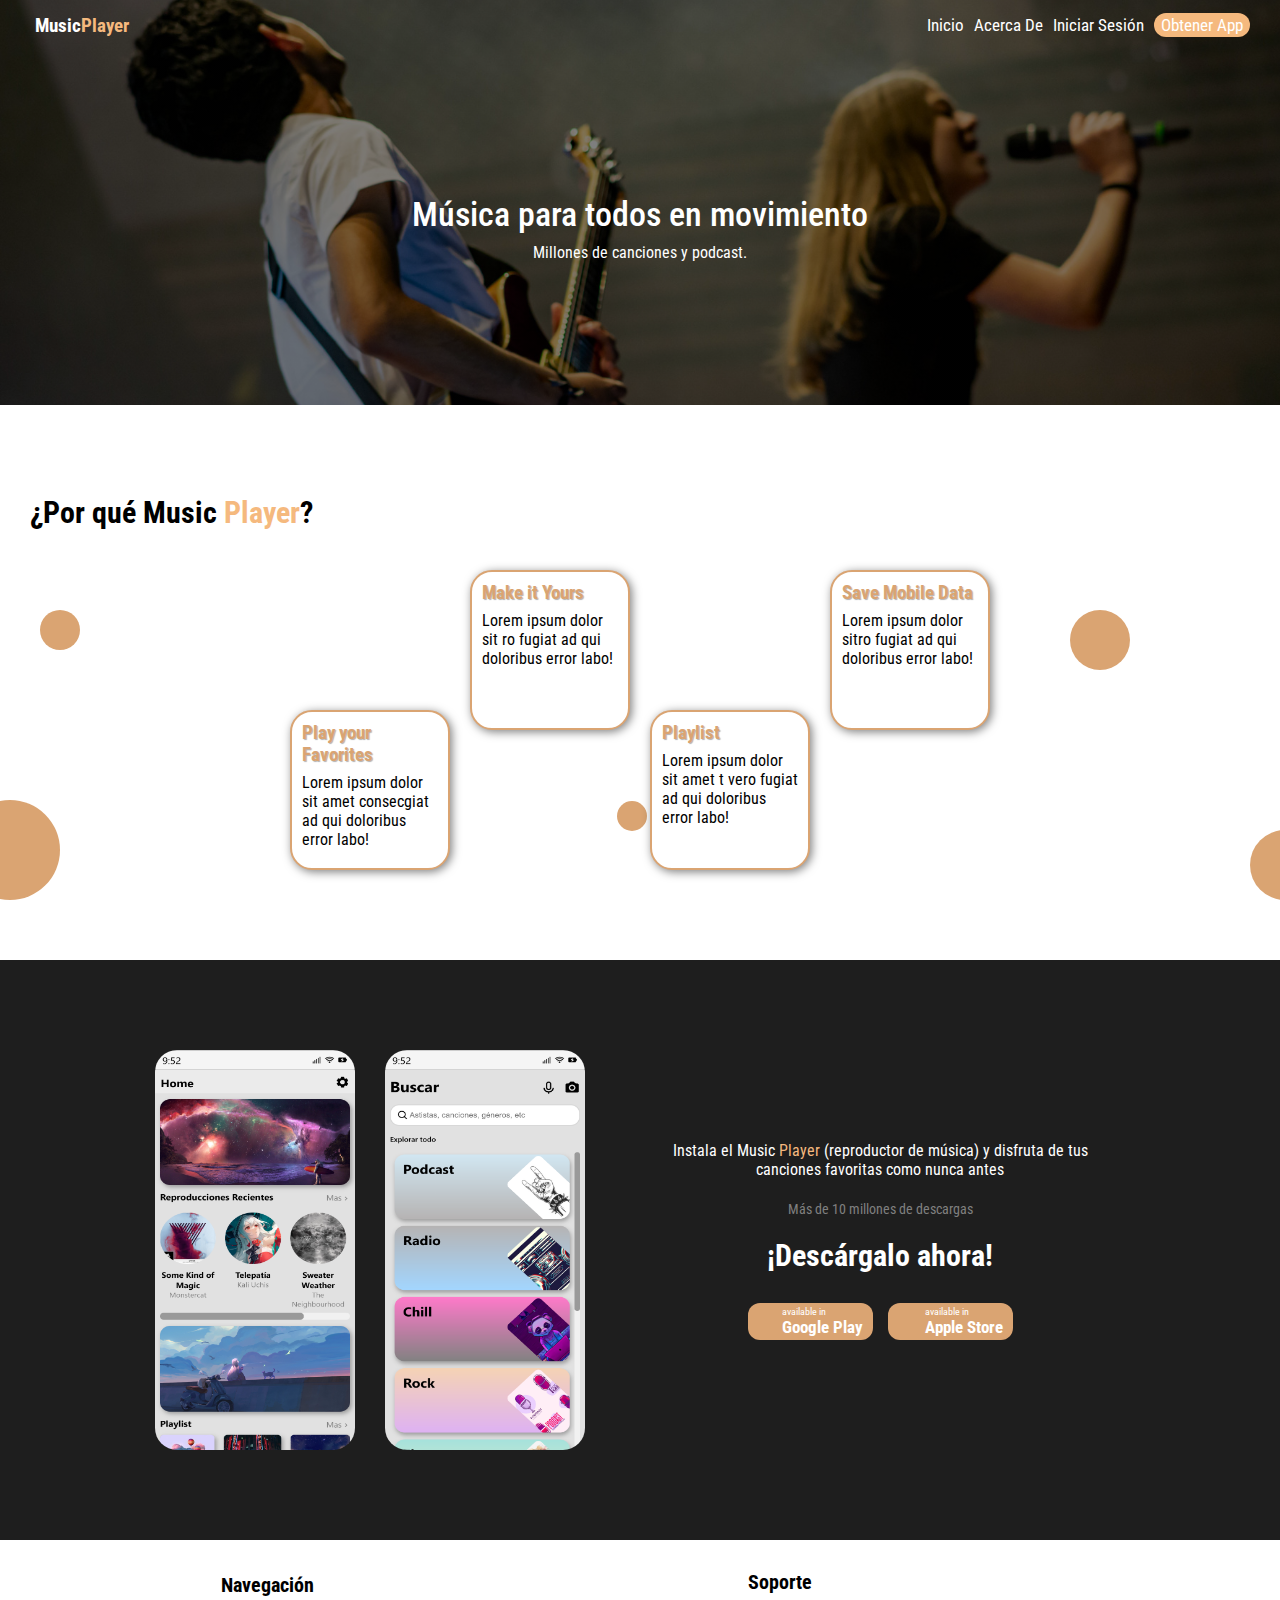
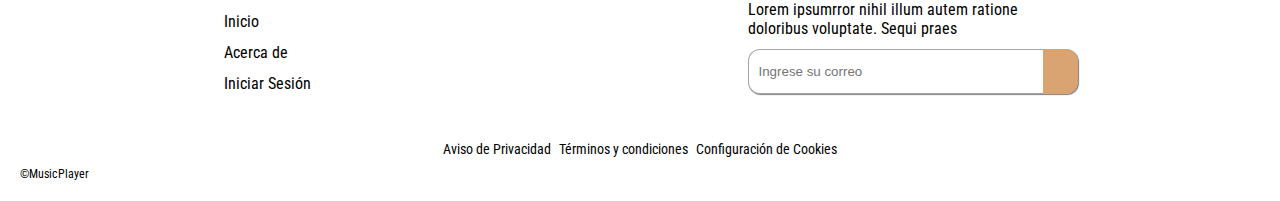
<file: paginas/index.html>
<!DOCTYPE html>
<html lang="en">

<head>
    <meta charset="UTF-8">
    <meta name="viewport" content="width=device-width, initial-scale=1.0">
    <title>MusicPlayer Web</title>
    <link rel="stylesheet" href="../css/style.css">
    <link rel="stylesheet" href="https://cdnjs.cloudflare.com/ajax/libs/font-awesome/6.5.2/css/all.min.css"
        integrity="sha512-SnH5WK+bZxgPHs44uWIX+LLJAJ9/2PkPKZ5QiAj6Ta86w+fsb2TkcmfRyVX3pBnMFcV7oQPJkl9QevSCWr3W6A=="
        crossorigin="anonymous" referrerpolicy="no-referrer" />
    <link rel="preconnect" href="https://fonts.googleapis.com">
    <link rel="preconnect" href="https://fonts.gstatic.com" crossorigin>
    <link href="https://fonts.googleapis.com/css2?family=Roboto+Condensed:ital,wght@0,100..900;1,100..900&display=swap"
        rel="stylesheet">
</head>

<body>
    <header>
        <div class="container-hero">
            <div class="logo-i">
                <i class="fa-solid fa-music" style="color: #fff;"></i>
                <p class="logo">Music<span class="acento">Player</span></p>
            </div>
            <div class="nav-head">
                <nav>
                    <a href="#">Inicio</a>
                    <a href="#why">Acerca De</a>
                    <a href="login.html">Iniciar Sesión</a>
                    <a href="#app-images">Obtener App</a>
                </nav>
            </div>
            <div class="menu">
                <i class="fa-solid fa-bars" style="font-size: 25px; color: white;"></i>
            </div>
        </div>
        <div class="info-head">
            <h1>Música para todos en movimiento</h1>
            <p>Millones de canciones y podcast.</p>
        </div>
    </header>
    <section id="why">
        <h2>¿Por qué Music <span class="acento">Player</span>?</h2>
        <div class="content-cards">
            <div class="card">
                <h3>Play your Favorites</h3>
                <p>Lorem ipsum dolor sit amet consecgiat ad qui doloribus error
                    labo!
                </p>
            </div>
            <div class="card">
                <h3>Make it Yours</h3>
                <p>Lorem ipsum dolor sit ro fugiat ad qui doloribus error
                    labo!
                </p>
            </div>
            <div class="card">
                <h3>Playlist</h3>
                <p>Lorem ipsum dolor sit amet t vero fugiat ad qui doloribus error
                    labo!
                </p>
            </div>
            <div class="card">
                <h3>Save Mobile Data</h3>
                <p>Lorem ipsum dolor sitro fugiat ad qui doloribus error
                    labo!
                </p>
            </div>
            <div class="circle1"></div>
            <div class="circle2"></div>
            <div class="circle3"></div>
            <div class="circle4"></div>
            <div class="circle5"></div>
        </div>
    </section>
    <section id="app-images">
        <div class="images">
            <img src="../imagenes/PaginaIndex.png" alt="Screenshot App 1">
            <img src="../imagenes/PaginaSearch.png" alt="Screenshot App 2">
        </div>
        <div class="text">
            <div class="container">
                <p>Instala el Music <span class="acento">Player</span> (reproductor de música) y disfruta de tus
                    canciones favoritas como nunca antes</p>
                <p><span style="color: gray; font-size: 14px;">Más de 10 millones de descargas</span></p>
            </div>
            <h1>¡Descárgalo ahora!</h1>
            <div class="botones-shop">
                <div class="google-b">
                    <i class="fa-brands fa-google-play"></i>
                    <div class="letters">
                        <p>available in</p>
                        <h3>Google Play</h3>
                    </div>
                </div>
                <div class="apple-btn">
                    <div><i class="fa-brands fa-apple"></i></div>
                    <div class="letters">
                        <p>available in</p>
                        <h3>Apple Store</h3>
                    </div>
                </div>
            </div>
        </div>
    </section>
    <footer>
        <div class="content-big">
            <div class="navegacion">
                <h3>Navegación</h3>
                <nav>
                    <a href="#">Inicio</a>
                    <a href="#why">Acerca de</a>
                    <a href="login.html">Iniciar Sesión</a>
                </nav>
            </div>
            <div class="consulta">
                <div class="text-foot">
                    <h3>Soporte</h3>
                    <p>Lorem ipsumrror nihil illum autem ratione doloribus
                        voluptate. Sequi praes
                    </p>
                </div>
                <div class="container-btn">
                    <form>
                        <input type="text" class="input" placeholder="Ingrese su correo" required>
                        <div class="button-container">
                            <button class="button"><i class="fa-solid fa-arrow-right"></i></button>
                        </div>
                    </form>

                </div>
                <div class="lg-redes">
                    <i class="fa-brands fa-facebook"></i>
                    <i class="fa-brands fa-instagram"></i>
                    <i class="fa-brands fa-twitter"></i>
                </div>
            </div>
        </div>
        <div class="foot">
            <div class="enlaces">
                <a href="#">Aviso de Privacidad</a>
                <a href="#">Términos y condiciones</a>
                <a href="#">Configuración de Cookies</a>
            </div>
        </div>
        <div>
            <p class="copy">&copy;MusicPlayer</p>
        </div>
    </footer>
</body>

</html>
</file>
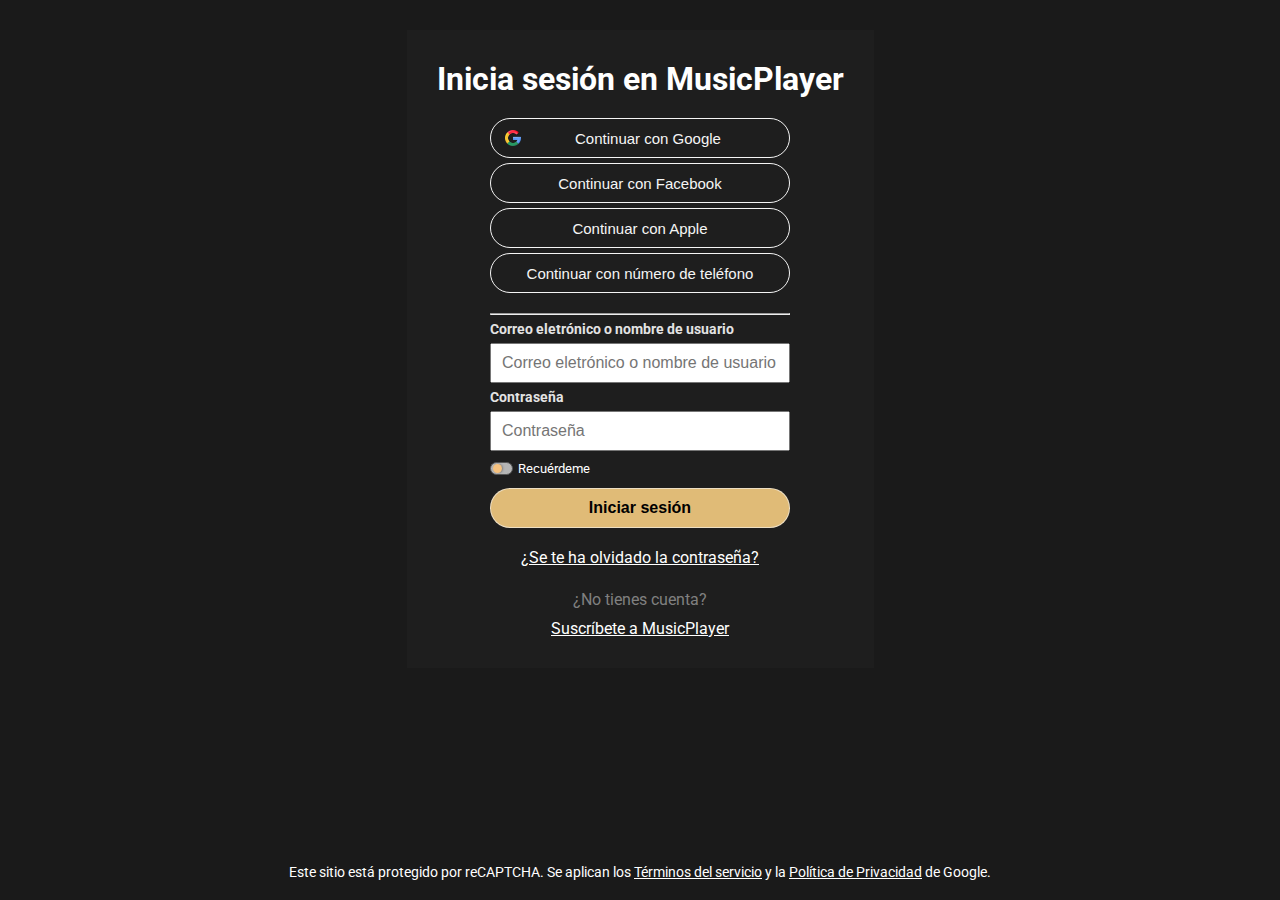
<file: paginas/login.html>
<!DOCTYPE html>
<html lang="en">

<head>
    <meta charset="UTF-8">
    <meta name="viewport" content="width=device-width, initial-scale=1.0">
    <title>Iniciar Sesión</title>
    <link rel="stylesheet" href="../css/login.css">
    <link rel="stylesheet" href="https://cdnjs.cloudflare.com/ajax/libs/font-awesome/6.5.2/css/all.min.css"
        integrity="sha512-SnH5WK+bZxgPHs44uWIX+LLJAJ9/2PkPKZ5QiAj6Ta86w+fsb2TkcmfRyVX3pBnMFcV7oQPJkl9QevSCWr3W6A=="
        crossorigin="anonymous" referrerpolicy="no-referrer" />
    <link rel="preconnect" href="https://fonts.googleapis.com">
    <link rel="preconnect" href="https://fonts.gstatic.com" crossorigin>
    <link
        href="https://fonts.googleapis.com/css2?family=Roboto:ital,wght@0,100;0,300;0,400;0,500;0,700;0,900;1,100;1,300;1,400;1,500;1,700;1,900&display=swap"
        rel="stylesheet">
</head>

<body>
    <div class="content">
        <header>
            <i class="fa-solid fa-music" style="color:  rgb(218, 164, 114);"></i>
            <h1>Inicia sesión en MusicPlayer</h1>
        </header>
        <div class="botones">
            <button class="btn"><img src="../imagenes/google.png" alt=""></i>
                <p>Continuar con Google</p>
            </button>
            <button class="btn"><i class="fa-brands fa-facebook" style="color: rgb(70, 116, 154);"></i>
                <p>Continuar con Facebook</p>
            </button>
            <button class="btn"><i class="fa-brands fa-apple" style="font-size: 20px;"></i>
                <p>Continuar con Apple</p>
            </button>
            <button class="btn">
                <p>Continuar con número de teléfono</p>
            </button>
        </div>
        <hr>
        <div class="form">
            <form id="myForm">
                <h3>Correo eletrónico o nombre de usuario</h3>
                <div class="input-field">
                    <input type="text" class="otl-f" id="input1" placeholder="Correo eletrónico o nombre de usuario">
                </div>
                <div id="warningMessage1" class="hidden warning">
                    <p><i class="fa-solid fa-circle-exclamation"></i> Este Campo es obligatorio</p>
                </div>
                <h3>Contraseña</h3>
                <div class="input-field">
                    <input type="password" class="otl-f" id="input2" placeholder="Contraseña">
                    <i class="fa-solid fa-eye-slash" style="color: rgb(198, 198, 198);"></i>
                </div>
                <div id="warningMessage2" class="hidden warning">
                    <p><i class="fa-solid fa-circle-exclamation"></i> Este Campo es obligatorio</p>
                </div>
                <div class="toggle-btn">
                    <div class="toggle" onclick="this.classList.toggle('clicked')"></div>
                    <label>Recuérdeme</label>
                </div>
                <div class="ctn-btn">
                    <button type="submit" class="btn-s">Iniciar sesión</button>
                </div>
            </form>
        </div>
        <div class="recuperacion">
            <a href="#">¿Se te ha olvidado la contraseña?</a>
            <div class="suscribir">
                <p>¿No tienes cuenta?</p>
                <a href="#">Suscríbete a MusicPlayer</a>
            </div>
        </div>
    </div>
    <footer>
        <div class="text">
            <p>Este sitio está protegido por reCAPTCHA. Se aplican los <a href="#">Términos del servicio</a> y la <a
                    href="#">Política de Privacidad</a> de Google.
            </p>
        </div>
    </footer>
    <script src="../java/script.js"></script>
</body>

</html>
</file>
<file: css/style.css>
*{
    margin: 0;
    padding: 0;
    box-sizing: border-box;
}

html{
    scroll-behavior: smooth;
}

body{
    min-height: 100vh;
    font-family: Roboto Condensed;
    overflow-x: hidden;
}

header{
    display: flex;
    flex-direction: column;
    width: 100%;
    height: 45vh;
    padding: 0 30px;
    background-image: linear-gradient(0deg,rgba(0,0,0,.5),rgba(0,0,0,.5)),
    url("../imagenes/banner.jpg");
    background-position: center;
    background-repeat: no-repeat;
    background-size: cover;
}

header .container-hero{
    width: 100%;
    height: 50px;
    display: flex;
    align-items: center;
    justify-content: space-between;
    padding: 10px 0;
}

.logo-i{
    display: flex;
    gap: 5px;
    font-size: 19px;
    font-weight: 700;
    color: white;
}

.acento{
    color: #f5b97e;
}

.nav-head nav{
    display: flex;
    gap: 10px;
    align-items: center;
}

.nav-head nav a:last-child{
    padding: 2px 7px;
    border-radius: 12px;
    background-color: #f5b97e;
}

.nav-head nav a:last-child:hover{
    color: white;
}

.nav-head nav a{
    text-decoration: none;
    color: white;
    font-size: 17px;
}

.nav-head nav a:hover{
    color: #f5b97e;
}

header .info-head{
    display: flex;
    flex-direction: column;
    width: fit-content;
    text-align: center;
    margin: auto; 
    color: white;
}

.info-head h1{
    font-size: 34px;
    font-weight: 500;
}

.info-head p{
    font-size: 16px;
    margin-top: 9px;
}

.botones-shop{
    display: flex;
    gap: 15px;
    margin: 30px  auto;
}

.google-b{
    display: flex;
    width: 125px;
    background-color: rgb(218, 164, 114);
    border-radius: 12px;
    justify-content: space-between;
    height: 37px;
    align-items: center;
    padding: 0 10px;
    gap: 3px;
    cursor: pointer;
}

.google-b:hover{
    background-color: rgb(232, 184, 138);
}

.google-b i{
    font-size: 24px;
    height: fit-content;
}

.letters{
    height: fit-content;
    text-align: initial;
    white-space: nowrap;
}

.letters p{
    font-size: 10px;
    margin: 0;
}




.google-b h3{
    font-size: 17px;
}

.apple-btn{
    display: flex;
    width: 125px;
    background-color: rgb(218, 164, 114);
    border-radius: 12px;
    justify-content: space-between;
    height: 37px;
    align-items: center;
    padding: 0 10px;
    gap: 3px;
    cursor: pointer;
}

.apple-btn i{
    font-size: 24px;
    height: fit-content;
}

.apple-btn h3{
    font-size: 17px;
}

.apple-btn:hover{
    background-color: rgb(232, 184, 138);
}


#why{
    padding: 90px 30px;
    overflow: hidden;
}

#why h2{
    font-size: 30px;
}

.content-cards{
    width: 100%;
    display: flex;
    height: 300px;
    justify-content: center;
    gap: 20px;
    margin: auto;
    margin-top: 40px;
    position: relative;
    z-index: 40;
}

.card{
    width: 160px;
    min-width: 140px;
    height: 160px;
    padding: 10px;
    overflow: hidden;
    text-overflow: ellipsis;
    box-shadow: 2px 2px 10px rgba(0,0,0,.5);
    border-radius: 22px;
    border: 2px solid  rgb(218, 164, 114);
    z-index: 20;
    animation: move 1s linear infinite alternate;
    position: relative;
    background: white;
}

.circle1{
    width: 100px;
    height: 100px;
    background-color: rgb(218, 164, 114);
    position: absolute;
    border-radius: 50%;
    left: -70px;
    bottom:-30px;
    z-index: 1;
}

.circle2{
    width: 70px;
    height: 70px;
    background-color: rgb(218, 164, 114);
    position: absolute;
    border-radius: 50%;
    right: -70px;
    bottom:-30px;
    z-index: 1;
}

.card p{
    margin-top: 7px;
}

.card h3{
    color: rgb(218, 164, 114); 
    font-weight: bolder;
    text-shadow: 1px 1px 1px rgba(0,0,0,.3);
}


.circle3{
    width: 40px;
    height: 40px;
    background-color: rgb(218, 164, 114);
    position: absolute;
    border-radius: 50%;
    top:40px;
    left: 10px; 
    z-index: 1;
}

.circle4{
    width: 60px;
    height: 60px;
    background-color: rgb(218, 164, 114);
    position: absolute;
    border-radius: 50%;
    top:40px;
    right: 120px;
    z-index: 1;
}

.circle5{
    width: 30px;
    height: 30px;
    background-color: rgb(218, 164, 114);
    position: absolute;
    border-radius: 50%;
    left: 0;
    right: 16px;
    bottom: 39px;
    margin: 0 auto;
    z-index: 1;
}

.content-cards .card:nth-child(1){
    align-self: self-end;
}

.content-cards .card:nth-child(3){
    align-self: self-end;
}

@keyframes move {
    100%{
        transform: translateY(5px);
    }
}

#app-images{
    width: 100%;
    padding: 90px 30px;
    background-color: rgb(30,30,30);
    display: flex;
    justify-content: center;
    flex-wrap: wrap;
    gap: 40px;
}

#app-images .images{
    display: flex;
    flex-wrap: wrap;
    width: 440px;
    gap: 20px;
}

.images img{
    display: block;
    width: 200px;
    height: 400px;
    border-radius: 22px;
    margin: 0 auto;
}

#app-images .text{
    display: flex;
    flex-direction: column;
    max-width: 500px;
    height: 390px;
    color: white;
    justify-content: center;
}

.container{
    padding: 20px;
    display: flex;
    flex-direction: column;
    gap: 20px;
}

.text .container p{
    text-align: center;

}

.text h1{
    text-align: center;
    font-size: 30px;
}

.container p span{
    margin-top: 20px;
}

.menu{
    display: none;
}



footer{
    display: flex;
    flex-direction: column;
    width: 100%;
    padding: 20px 20px;
}

footer h3{
    font-size: 20px;
}

.content-big{
    display: flex;
    gap: 50px;
}

.content-big .navegacion{
    display: flex;
    flex-direction: column;
    width: 150px;
    text-align: center;
    padding: 10px;
    margin: auto;
}

.navegacion nav{
    display: flex;
    flex-direction: column;
    text-align: initial;
    margin-top: 10px;
    gap: 12px;
    margin: 15px auto;
}

.navegacion nav a{
    color: black;
    text-decoration: none;
}

.navegacion nav a:hover{
    color: rgb(218, 164, 114);
}


.consulta{
    display: flex;
    flex-direction: column;
    padding: 10px;
    gap: 5px;
    width: 350px;
    margin: auto;
}

.consulta p{
    margin: 6px 0;
}

.container-btn{
    position: relative;
    width: 100%;
}

.input {
    width: 100%;
    height: 45px;
    padding: 10px;
    border: none;
    border: 1px solid rgba(30,30,30,.4);
    border-radius: 12px;
    box-shadow: 1px 1px 1px rgba(0,0,0,.5);
}

.button-container {
    position: absolute;
    bottom: 0;
    right: 0;
    width: 35px;
    height: 45px;
    border-radius: 12px;
}

.button {
    width: 100%;
    height: 100%;
    border: none;
    background-color: rgb(218, 164, 114);
    color: white;
    cursor: pointer;
    border-radius: 0 12px 12px 0;
}


.lg-redes{
    display: flex;
    margin: 0 auto;
    gap: 8px;
    margin-top: 12px;
}

.lg-redes i{
    font-size: 25px;
    cursor: pointer;
}

footer .foot{
    display: flex;
    justify-content: space-between;
    flex-wrap: wrap;
    margin-top: 20px;
}

.enlaces{
    display: flex;
    gap: 8px;
    margin: 0 auto;
    flex-wrap: wrap;
}

.enlaces a{
    color: black;
    text-decoration: none;
    white-space: nowrap;
    font-size: 14px;
}   

.enlaces a:hover{
    text-decoration: underline;
}

footer .copy{
    margin: 0 auto;
    margin-top: 10px;
    font-size: 12px;
}









@media (max-width:550px){
    .menu{
        display: flex;
        cursor: pointer;
    }

    .nav-head nav{
        display: none;
    }

    .content-cards{
        display: flex;
        flex-wrap: wrap;
    }


}

@media (max-width:420px){
   
    #why{
        padding: 90px 30px;
        overflow: hidden;
    }
    
    #why h2{
        font-size: 30px;
    }
    
    .content-cards{
        width: 100%;
        display: flex;
        flex-wrap: nowrap;
        height: 300px;
        align-items: center;
        justify-content:space-between;
        gap: 20px;
        margin: auto;
        margin-top: 40px;
        position: relative;
        z-index: 40;
        overflow-y: hidden;
        overflow-x: auto;
        padding: 20px 30px;
    }
    
    .card{
        width: 200px;
        min-width: 200px;
        height: 200px;
        padding: 10px;
        overflow: hidden;
        text-overflow: ellipsis;
        box-shadow: 2px 2px 10px rgba(0,0,0,.5);
        border-radius: 22px;
        border: 2px solid  rgb(218, 164, 114);
        z-index: 20;
        animation: move 1s linear infinite alternate;
        position: relative;
        background: white;
        margin: auto ;
    }
    

    .circle1{
        display: none;
    }
    
    .circle2{
        display: none;
    }
    
    .circle3{
        display: none;
    }
    
    .circle4{
        display: none;
    }
    
    .circle5{
        display: none;
    }
}
</file>
<file: css/login.css>
*{
    margin: 0;
    padding: 0;
    box-sizing: border-box;
}

body{
    display: flex;
    flex-direction: column;
    min-height: 100vh;
    font-family: Roboto;
    background: linear-gradient(0deg,#1a1a1a 100%,#fff 0%);
    justify-content: space-between;
}

.content{
    display: flex;
    flex-direction: column;
    background-color: rgb(30, 30, 30);
    padding: 30px 30px;
    margin: 30px auto;
    align-items: center;
}

header{
    width: 100%;
    text-align: center;
}

header i{
    font-size: 28px;
}

header h1{
    color: white;
}

.botones{
    display: flex;
    flex-direction: column;
    gap: 5px;
    margin: 20px auto;
}

.botones .btn{
    display: flex;
    width: 300px;
    height: 40px;
    align-items: center;
    justify-content: center;
    padding: 7px 14px;
    white-space: nowrap;
    outline: none;
    border: none;
    border: 1px solid;
    font-size: 17px;
    cursor: pointer;
    border-radius: 22px;
    color: whitesmoke;
    background: transparent;
}

.botones .btn:hover{
    background: linear-gradient(0deg,rgb(0, 0, 0) 0%,rgb(0, 0, 0) 10%);
}

.btn p{
    margin: auto;
    font-size: 15px;
}

.form h3{
    font-size: 14px;
    margin-top: 6px;
    color: rgb(227, 227, 227);
}

.input-field{
    width: 300px;
    height: 40px;
    margin-top: 6px;
    position: relative;
}

.input-field input{
    width: 100%;
    height: 100%;
    padding: 7px 10px;
    font-size: 16px;
}

.input-field i{
    position: absolute;
    right: 10px;
    font-size: 20px;
    transform: translateY(50%);
    cursor: pointer;
}

.toggle-btn{
    display: flex;
    gap: 5px;
    margin: 10px 0;
    font-size: 13px;
}

.toggle{
    content: '';
    margin: auto 0;
    width: 23px;
    height: 13px;
    border: 1px solid rgb(87, 87, 87);
    border-radius: 12px;
    position: relative;
    cursor: pointer;
    background: rgb(181, 181, 181);
}

label{
    color: white;
}

.toggle::before{
    content: '';
    width: 9px;
    height: 9px;
    left: 2px;
    top: 0;
    bottom: 0;
    margin: auto;
    background-color: rgb(246, 194, 127);
    position: absolute;
    border-radius: 50%;
    box-shadow: 1px 0px 2px rgb(0, 0, 0,.3);
    transition: left 200ms ease;
}


.toggle.clicked::before{
    left: calc(60% - 2px);
}

.ctn-btn{
    width: 300px;
    height: 40px;
    margin-top: 12px;
    position: relative;
}

.ctn-btn .btn-s{
    width: 100%;
    height: 100%;
    padding: 7px 10px;
    font-size: 16px;
    outline: none;
    border: none;
    border: 1px solid rgba(245,245,245,.6);
    border-radius: 22px;
    background-color: rgb(224, 187, 119);
    transition: transform 150ms linear;
    cursor: pointer;
    font-weight: 600;
}

.btn-s:hover{
    transform: scale(1.03);
}



.recuperacion{
    margin-top: 20px;
}

.recuperacion a{
    color: white;
}

.recuperacion a:hover{
    color: rgb(224, 187, 119);
}

.suscribir{
    text-align: center;
    margin-top: 23px;
}

.suscribir p{
    margin-bottom: 10px;
    color: grey;
}

footer{
    width: 100%;
    padding: 20px;
}

footer .text{
    text-align: center;
    font-size: 14px;
    color: white;
}

.text a{
    color: white;
}

hr{
    width: 300px;
    color: rgb(171, 171, 171);
}




.hidden {
    display: none;
}
.warning {
    color:rgb(185, 59, 59);
    margin-top: 6px;
}
.input-warning {
    outline: solid rgb(185, 59, 59);
}
</file>
